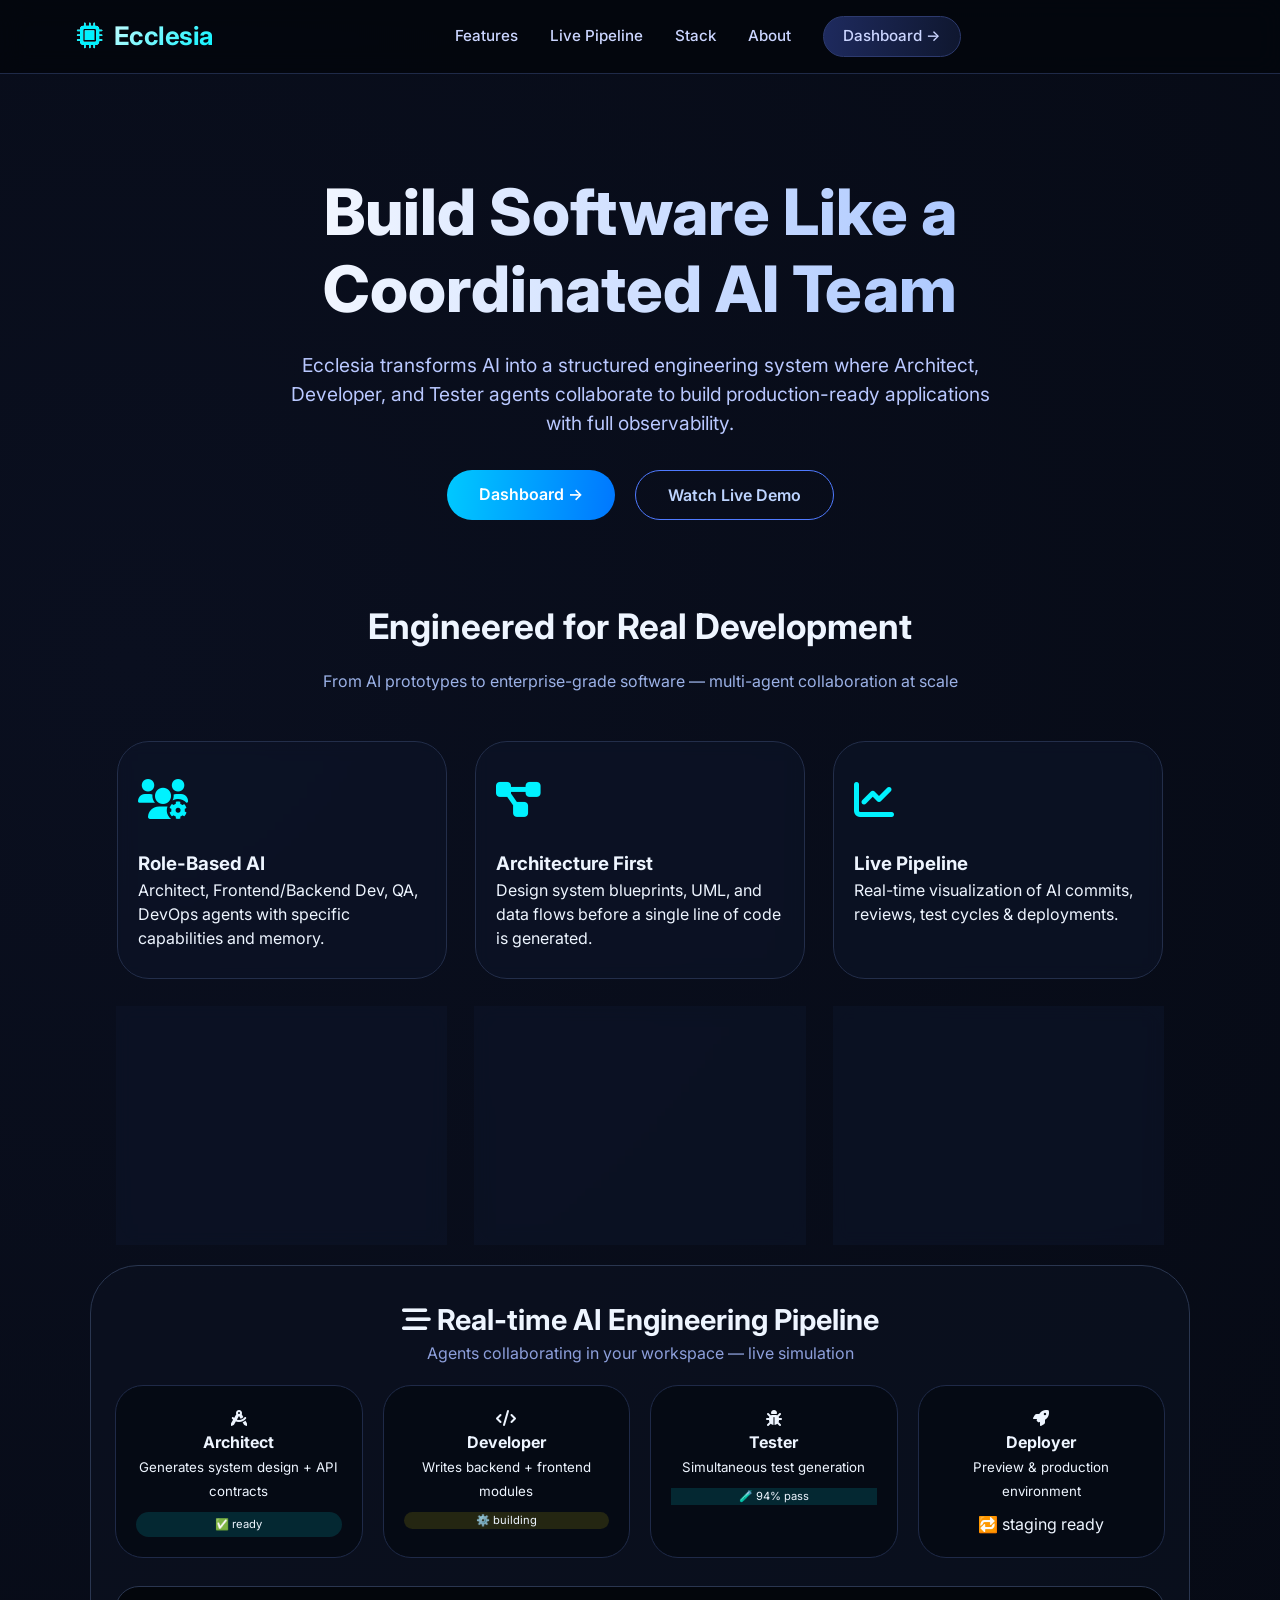
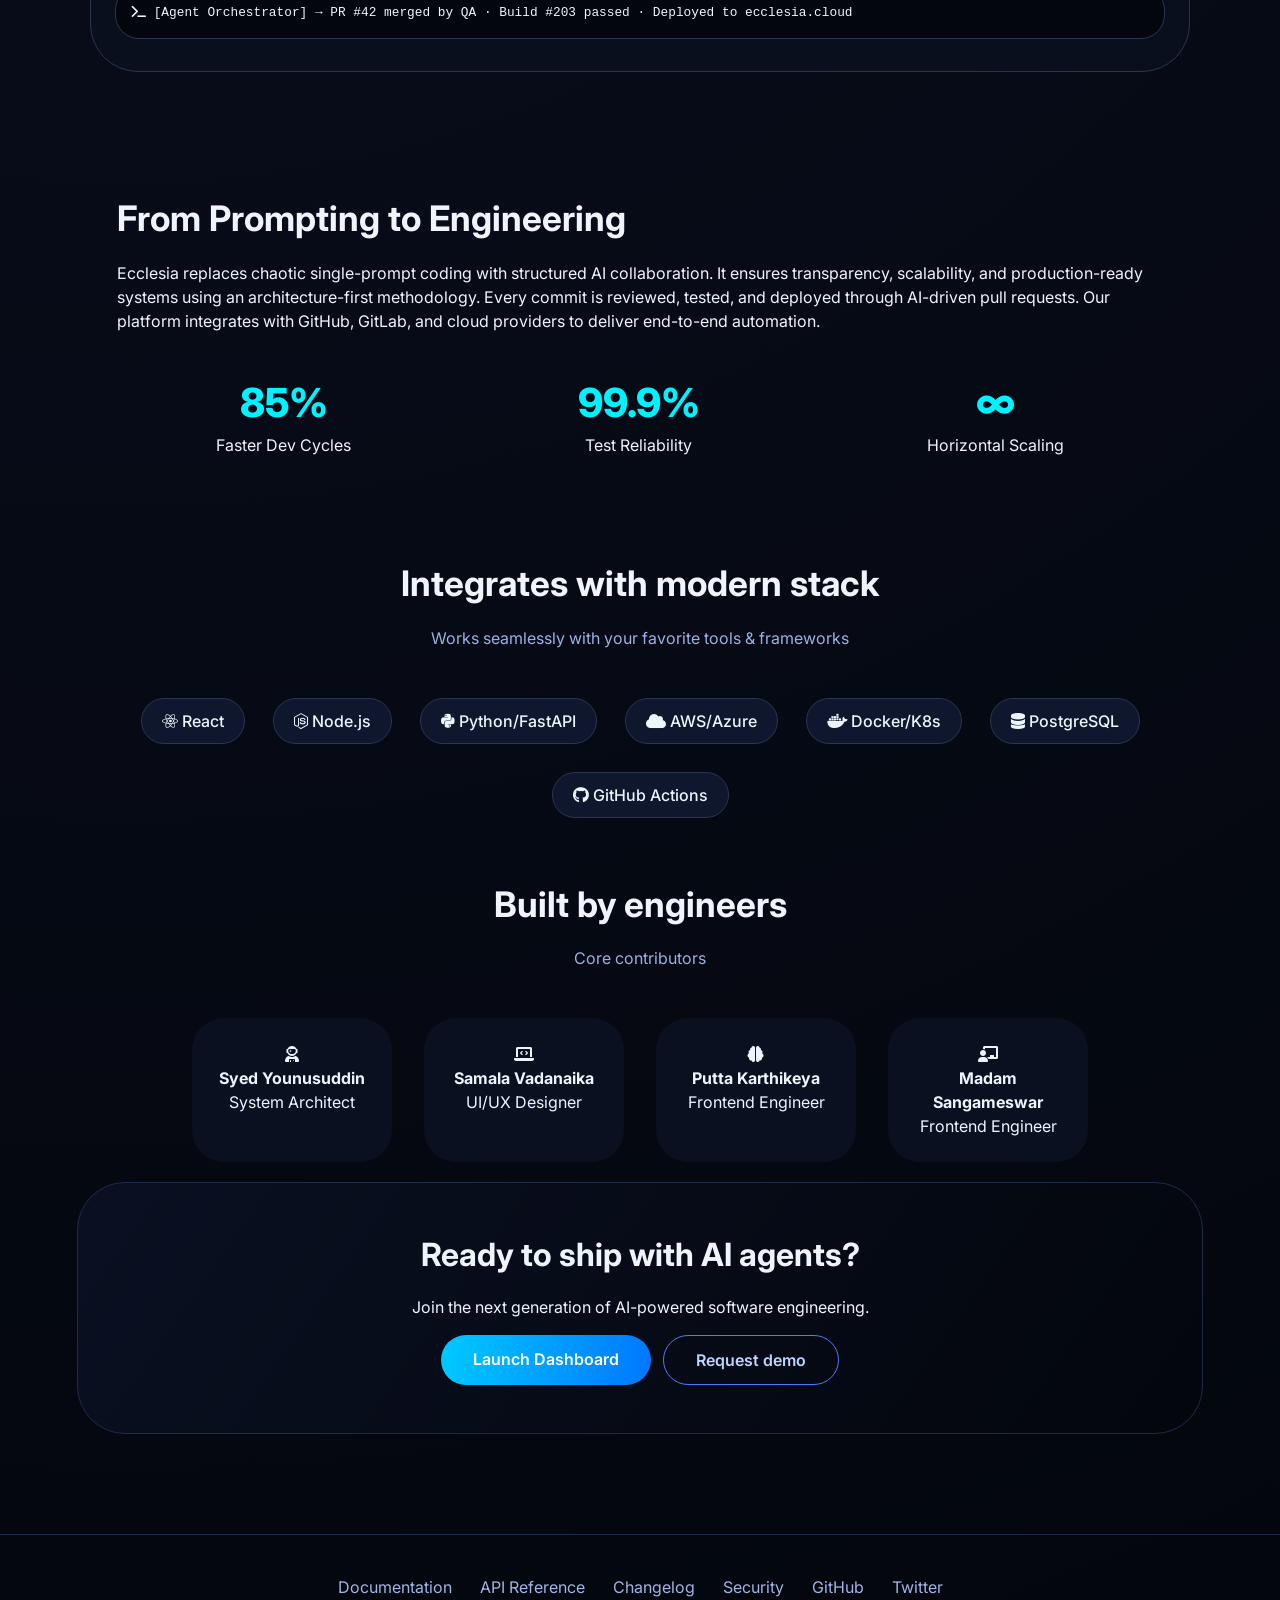
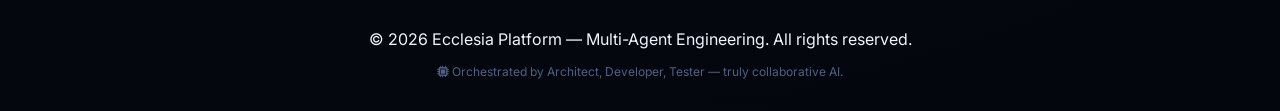
<file: index.html>
<!DOCTYPE html>
<html lang="en">

<head>
    <meta charset="UTF-8">
    <meta name="viewport" content="width=device-width, initial-scale=1.0, viewport-fit=cover">
    <title>Ecclesia | AI Engineering Platform — Multi-Agent Software Factory</title>
    <link href="https://fonts.googleapis.com/css2?family=Inter:opsz,wght@14..32,300;14..32,400;14..32,500;14..32,600;14..32,700;14..32,800&display=swap" rel="stylesheet">
    <link rel="stylesheet" href="https://cdnjs.cloudflare.com/ajax/libs/font-awesome/6.0.0/css/all.min.css">
    <style>
        * {
            margin: 0;
            padding: 0;
            box-sizing: border-box;
        }

        body {
            font-family: 'Inter', sans-serif;
            background: radial-gradient(circle at 10% 20%, #0a0f1f, #03060c);
            color: #eef5ff;
            line-height: 1.5;
            scroll-behavior: smooth;
        }

        /* Responsive Navbar Styles */
        .navbar {
            display: flex;
            justify-content: space-between;
            align-items: center;
            padding: 1rem 6%;
            background: rgba(3, 6, 12, 0.85);
            backdrop-filter: blur(12px);
            border-bottom: 1px solid #1f2a48;
            position: sticky;
            top: 0;
            z-index: 1000;
            flex-wrap: wrap;
        }

        .logo {
            font-size: 1.6rem;
            font-weight: 700;
            background: linear-gradient(135deg, #fff, #00F2FF);
            -webkit-background-clip: text;
            background-clip: text;
            color: transparent;
            letter-spacing: -0.02em;
        }

        .logo i {
            color: #00F2FF;
            background: none;
            -webkit-background-clip: unset;
            background-clip: unset;
            margin-right: 6px;
        }

        /* desktop nav links */
        .nav-links {
            display: flex;
            gap: 2rem;
            align-items: center;
            transition: all 0.3s ease;
        }

        .nav-links a {
            text-decoration: none;
            color: #cbd5ff;
            font-weight: 500;
            transition: 0.2s;
            font-size: 0.95rem;
        }

        .nav-links a:hover {
            color: #00F2FF;
        }

        .dashboard-btn {
            background: linear-gradient(95deg, #1e2a5e, #0f172f);
            padding: 0.5rem 1.2rem;
            border-radius: 40px;
            border: 1px solid #2d3a6e;
            font-weight: 600;
        }

        .dashboard-btn:hover {
            background: #00F2FF20;
            border-color: #00F2FF;
            color: #00F2FF !important;
        }

        /* hamburger icon (hidden on desktop) */
        .hamburger {
            display: none;
            font-size: 1.8rem;
            cursor: pointer;
            color: #eef5ff;
            transition: 0.2s;
        }

        /* mobile responsive breakpoint */
        @media (max-width: 768px) {
            .navbar {
                padding: 1rem 5%;
            }

            .hamburger {
                display: block;
                z-index: 1100;
            }

            .nav-links {
                position: fixed;
                top: 0;
                right: -100%;
                width: 70%;
                max-width: 280px;
                height: 100vh;
                background: rgba(5, 10, 22, 0.98);
                backdrop-filter: blur(20px);
                flex-direction: column;
                justify-content: center;
                gap: 2rem;
                padding: 2rem 1.5rem;
                transition: right 0.35s ease-in-out;
                box-shadow: -5px 0 25px rgba(0, 0, 0, 0.5);
                border-left: 1px solid #2a3650;
                z-index: 1050;
                align-items: flex-start;
            }

            .nav-links.active {
                right: 0;
            }

            .nav-links a {
                font-size: 1.2rem;
                width: 100%;
                padding: 0.5rem 0;
                border-bottom: 1px solid #1f2a48;
            }

            .dashboard-btn {
                display: inline-block;
                text-align: center;
                margin-top: 0.5rem;
            }

            /* body scroll lock when menu open */
            body.menu-open {
                overflow: hidden;
            }

            /* overlay background */
            .nav-overlay {
                position: fixed;
                top: 0;
                left: 0;
                width: 100%;
                height: 100%;
                background: rgba(0, 0, 0, 0.5);
                backdrop-filter: blur(4px);
                z-index: 1040;
                opacity: 0;
                visibility: hidden;
                transition: 0.2s;
            }

            .nav-overlay.active {
                opacity: 1;
                visibility: visible;
            }
        }

        /* Hero & rest of styling (preserved from original with improvements) */
        .hero {
            text-align: center;
            padding: 100px 6% 80px;
        }

        .hero-badge {
            display: inline-flex;
            align-items: center;
            gap: 8px;
            background: #00F2FF20;
            border: 1px solid #2a6b7c;
            padding: 6px 16px;
            border-radius: 40px;
            font-size: 0.85rem;
            margin-bottom: 28px;
            backdrop-filter: blur(4px);
        }

        h1 {
            font-size: clamp(2.5rem, 6vw, 4rem);
            font-weight: 800;
            background: linear-gradient(to right, #ffffff, #a0c0ff);
            -webkit-background-clip: text;
            background-clip: text;
            color: transparent;
            line-height: 1.2;
            max-width: 900px;
            margin: 0 auto 24px;
        }

        .hero p {
            font-size: 1.2rem;
            max-width: 700px;
            margin: 0 auto 32px;
            color: #b9c8ff;
        }

        .cta-group {
            display: flex;
            gap: 20px;
            justify-content: center;
            flex-wrap: wrap;
        }

        .cta-btn {
            background: linear-gradient(95deg, #00c9ff, #0077ff);
            padding: 12px 32px;
            border-radius: 40px;
            font-weight: 600;
            text-decoration: none;
            color: white;
            transition: 0.2s;
            display: inline-block;
            border: none;
            font-size: 1rem;
        }

        .cta-outline {
            background: transparent;
            border: 1px solid #4f7aff;
            color: #bdd4ff;
        }

        .cta-outline:hover {
            background: #0077ff20;
            border-color: #00F2FF;
        }

        .section-title {
            font-size: 2.2rem;
            text-align: center;
            margin-bottom: 16px;
        }

        .section-sub {
            text-align: center;
            color: #9bb1e6;
            margin-bottom: 48px;
        }

        .feature-grid {
            display: grid;
            grid-template-columns: repeat(auto-fit, minmax(280px, 1fr));
            gap: 28px;
            max-width: 1200px;
            margin: 0 auto;
            padding: 0 6%;
        }

        .feature-card {
            background: #0d1428aa;
            backdrop-filter: blur(8px);
            border: 1px solid #232e4a;
            border-radius: 32px;
            padding: 28px 20px;
            transition: 0.2s;
        }

        .feature-icon {
            font-size: 2.5rem;
            margin-bottom: 20px;
            color: #00F2FF;
        }

        .pipeline-demo {
            background: #0b1120aa;
            border-radius: 48px;
            padding: 32px 24px;
            border: 1px solid #2a3650;
            max-width: 1100px;
            margin: 0 auto;
        }

        .pipeline-steps {
            display: flex;
            justify-content: space-between;
            gap: 20px;
            flex-wrap: wrap;
        }

        .step {
            flex: 1;
            background: #050a14;
            border-radius: 28px;
            padding: 20px;
            text-align: center;
            border: 1px solid #1f2a48;
        }

        .about-grid {
            display: flex;
            gap: 40px;
            max-width: 1200px;
            margin: 0 auto;
            padding: 40px 6%;
            flex-wrap: wrap;
        }

        .stats {
            display: flex;
            gap: 28px;
            justify-content: space-around;
            flex-wrap: wrap;
        }

        .stat {
            text-align: center;
        }

        .stat-number {
            font-size: 2.5rem;
            font-weight: 800;
            color: #00F2FF;
        }

        .tech-stack {
            text-align: center;
            padding: 60px 6%;
        }

        .tech-icons {
            display: flex;
            flex-wrap: wrap;
            justify-content: center;
            gap: 28px;
            margin-top: 32px;
        }

        .tech-icons span {
            background: #0f172f;
            padding: 10px 20px;
            border-radius: 60px;
            font-size: 1rem;
            font-weight: 500;
            border: 1px solid #2a3650;
        }

        .team-grid {
            display: flex;
            flex-wrap: wrap;
            justify-content: center;
            gap: 32px;
            max-width: 1000px;
            margin: 0 auto;
        }

        .member {
            background: #0b1020;
            padding: 24px;
            border-radius: 32px;
            text-align: center;
            width: 200px;
        }

        footer {
            text-align: center;
            padding: 40px 6% 30px;
            border-top: 1px solid #1f2a48;
            margin-top: 40px;
        }

        .footer-links {
            display: flex;
            flex-wrap: wrap;
            justify-content: center;
            gap: 28px;
            margin-bottom: 28px;
        }

        .footer-links a {
            color: #a0b5e6;
            text-decoration: none;
        }

        @media (max-width: 680px) {
            .pipeline-steps {
                flex-direction: column;
            }
            .feature-grid {
                padding: 0 4%;
            }
            .hero {
                padding: 70px 5% 60px;
            }
        }
    </style>
</head>

<body>

    <nav class="navbar">
        <div class="logo"><i class="fas fa-microchip"></i> Ecclesia</div>
        <div class="hamburger" id="hamburgerIcon">
            <i class="fas fa-bars"></i>
        </div>
        <div class="nav-links" id="navLinks">
            <a href="#features">Features</a>
            <a href="#pipeline">Live Pipeline</a>
            <a href="#tech">Stack</a>
            <a href="#about">About</a>
            <a href="dashboard.html" class="dashboard-btn">Dashboard →</a>
        </div>
        <!-- overlay for mobile backdrop -->
        <div class="nav-overlay" id="navOverlay"></div>
    </nav>

    <section class="hero">
        <h1>Build Software Like a Coordinated AI Team</h1>
        <p>Ecclesia transforms AI into a structured engineering system where Architect, Developer, and Tester agents
            collaborate to build production-ready applications with full observability.</p>
        <div class="cta-group">
            <a href="dashboard.html" class="cta-btn">Dashboard →</a>
            <a href="#pipeline" class="cta-btn cta-outline">Watch Live Demo</a>
        </div>
    </section>

    <section class="features" id="features">
        <h2 class="section-title">Engineered for Real Development</h2>
        <p class="section-sub">From AI prototypes to enterprise-grade software — multi-agent collaboration at scale</p>
        <div class="feature-grid">
            <div class="feature-card">
                <div class="feature-icon"><i class="fas fa-users-gear"></i></div>
                <h3>Role-Based AI</h3>
                <p>Architect, Frontend/Backend Dev, QA, DevOps agents with specific capabilities and memory.</p>
            </div>
            <div class="feature-card">
                <div class="feature-icon"><i class="fas fa-diagram-project"></i></div>
                <h3>Architecture First</h3>
                <p>Design system blueprints, UML, and data flows before a single line of code is generated.</p>
            </div>
            <div class="feature-card">
                <div class="feature-icon"><i class="fas fa-chart-line"></i></div>
                <h3>Live Pipeline</h3>
                <p>Real-time visualization of AI commits, reviews, test cycles & deployments.</p>
            </div>
            <div class="feature-card">
                <div class="feature-icon"><i class="fas fa-cloud-arrow-up"></i></div>
                <h3>Scalable Systems</h3>
                <p>From micro frontends to event-driven backends — grow without technical debt.</p>
            </div>
            <div class="feature-card">
                <div class="feature-icon"><i class="fas fa-vial"></i></div>
                <h3>Testing Layer</h3>
                <p>Autonomous QA agent writes unit, integration & e2e tests. Coverage > 85%.</p>
            </div>
            <div class="feature-card">
                <div class="feature-icon"><i class="fas fa-eye"></i></div>
                <h3>Full Control</h3>
                <p>Human-in-the-loop reviews, rollback any agent decision, audit logs.</p>
            </div>
        </div>
    </section>

    <!-- LIVE PIPELINE DEMO SECTION -->
    <section id="pipeline" style="padding: 20px 6% 80px 6%;">
        <div class="pipeline-demo">
            <h3 style="font-size: 1.8rem; text-align: center;"><i class="fas fa-stream"></i> Real-time AI Engineering Pipeline</h3>
            <p style="text-align: center; color: #8d9fdb; margin-bottom: 20px;">Agents collaborating in your workspace — live simulation</p>
            <div class="pipeline-steps">
                <div class="step">
                    <i class="fas fa-drafting-compass"></i>
                    <h4>Architect</h4>
                    <small>Generates system design + API contracts</small>
                    <div style="margin-top: 10px; font-size: 0.7rem; background: #00F2FF20; border-radius: 20px; padding: 4px;">✅ ready</div>
                </div>
                <div class="step">
                    <i class="fas fa-code"></i>
                    <h4>Developer</h4>
                    <small>Writes backend + frontend modules</small>
                    <div style="margin-top: 10px; font-size: 0.7rem; background: #ffe10020; border-radius: 20px;">⚙️ building</div>
                </div>
                <div class="step">
                    <i class="fas fa-bug"></i>
                    <h4>Tester</h4>
                    <small>Simultaneous test generation</small>
                    <div style="margin-top: 10px; font-size: 0.7rem; background: #00F2FF20;">🧪 94% pass</div>
                </div>
                <div class="step">
                    <i class="fas fa-rocket"></i>
                    <h4>Deployer</h4>
                    <small>Preview & production environment</small>
                    <div style="margin-top: 10px;">🔁 staging ready</div>
                </div>
            </div>
            <div style="background: #03060c; border-radius: 24px; margin-top: 28px; padding: 16px; font-family: monospace; font-size: 0.8rem; border: 1px solid #2a3650;">
                <i class="fas fa-terminal"></i> [Agent Orchestrator] → PR #42 merged by QA · Build #203 passed · Deployed to ecclesia.cloud
            </div>
        </div>
    </section>

    <!-- about & stats expanded -->
    <section class="about" id="about">
        <div class="about-grid">
            <div class="about-text">
                <h2 class="section-title" style="text-align: left;">From Prompting to Engineering</h2>
                <p>Ecclesia replaces chaotic single-prompt coding with structured AI collaboration. It ensures transparency,
                    scalability, and production-ready systems using an architecture-first methodology. Every commit is reviewed,
                    tested, and deployed through AI-driven pull requests. Our platform integrates with GitHub, GitLab, and cloud
                    providers to deliver end-to-end automation.</p>
            </div>
            <div class="stats" style="flex:1; min-width: 240px;">
                <div class="stat">
                    <div class="stat-number">85%</div>
                    <div>Faster Dev Cycles</div>
                </div>
                <div class="stat">
                    <div class="stat-number">99.9%</div>
                    <div>Test Reliability</div>
                </div>
                <div class="stat">
                    <div class="stat-number">∞</div>
                    <div>Horizontal Scaling</div>
                </div>
            </div>
        </div>
    </section>

    <!-- Tech Stack Integration -->
    <section class="tech-stack" id="tech">
        <h2 class="section-title">Integrates with modern stack</h2>
        <p class="section-sub">Works seamlessly with your favorite tools & frameworks</p>
        <div class="tech-icons">
            <span><i class="fab fa-react"></i> React</span>
            <span><i class="fab fa-node-js"></i> Node.js</span>
            <span><i class="fab fa-python"></i> Python/FastAPI</span>
            <span><i class="fas fa-cloud"></i> AWS/Azure</span>
            <span><i class="fab fa-docker"></i> Docker/K8s</span>
            <span><i class="fas fa-database"></i> PostgreSQL</span>
            <span><i class="fab fa-github"></i> GitHub Actions</span>
        </div>
    </section>

    <!-- Team / Advisors (adds credibility) -->
    <section class="team">
        <h2 class="section-title">Built by engineers</h2>
        <p class="section-sub">Core contributors </p>
        <div class="team-grid">
            <div class="member">
                <i class="fas fa-user-astronaut"></i>
                <h4>Syed Younusuddin</h4>
                <p>System Architect</p>
            </div>
            <div class="member">
                <i class="fas fa-laptop-code"></i>
                <h4>Samala Vadanaika</h4>
                <p>UI/UX Designer</p>
            </div>
            <div class="member">
                <i class="fas fa-brain"></i>
                <h4>Putta Karthikeya</h4>
                <p>Frontend Engineer</p>
            </div>
            <div class="member">
                <i class="fas fa-chalkboard-user"></i>
                <h4>Madam Sangameswar</h4>
                <p>Frontend Engineer</p>
            </div>
        </div>
    </section>

    <!-- CTA Newsletter / final engagement -->
    <div style="text-align: center; padding: 20px 6% 60px;">
        <div style="background: linear-gradient(125deg, #0a1022, #03060c); border-radius: 48px; padding: 48px 24px; border: 1px solid #1f2a48;">
            <h2 style="font-size: 2rem;">Ready to ship with AI agents?</h2>
            <p style="margin: 16px auto; max-width: 500px;">Join the next generation of AI-powered software engineering.</p>
            <div style="display: flex; gap: 12px; justify-content: center; flex-wrap: wrap;">
                <a href="dashboard.html" class="cta-btn">Launch Dashboard</a>
                <a href="#" class="cta-outline cta-btn" style="background: transparent;">Request demo</a>
            </div>
        </div>
    </div>

    <footer>
        <div class="footer-links">
            <a href="#">Documentation</a>
            <a href="#">API Reference</a>
            <a href="#">Changelog</a>
            <a href="#">Security</a>
            <a href="#">GitHub</a>
            <a href="#">Twitter</a>
        </div>
        <p>© 2026 Ecclesia Platform — Multi-Agent Engineering. All rights reserved.</p>
        <p style="margin-top: 12px; font-size: 0.75rem; color: #4f6085;"><i class="fas fa-microchip"></i> Orchestrated by Architect, Developer, Tester — truly collaborative AI.</p>
    </footer>

    <!-- Responsive Navbar + smooth toggle logic & pipeline micro-interaction -->
    <script>
        (function() {
            const hamburger = document.getElementById('hamburgerIcon');
            const navLinks = document.getElementById('navLinks');
            const overlay = document.getElementById('navOverlay');
            const body = document.body;

            // Helper to close menu
            function closeMenu() {
                if (navLinks && navLinks.classList.contains('active')) {
                    navLinks.classList.remove('active');
                    if (overlay) overlay.classList.remove('active');
                    body.classList.remove('menu-open');
                    // reset hamburger icon
                    if (hamburger) {
                        hamburger.innerHTML = '<i class="fas fa-bars"></i>';
                    }
                }
            }

            function openMenu() {
                if (navLinks) {
                    navLinks.classList.add('active');
                    if (overlay) overlay.classList.add('active');
                    body.classList.add('menu-open');
                    if (hamburger) {
                        hamburger.innerHTML = '<i class="fas fa-times"></i>';
                    }
                }
            }

            function toggleMenu() {
                if (navLinks && navLinks.classList.contains('active')) {
                    closeMenu();
                } else {
                    openMenu();
                }
            }

            if (hamburger) {
                hamburger.addEventListener('click', (e) => {
                    e.stopPropagation();
                    toggleMenu();
                });
            }

            // Close menu when clicking on overlay
            if (overlay) {
                overlay.addEventListener('click', closeMenu);
            }

            // Close menu when clicking on any nav link (for better mobile UX)
            if (navLinks) {
                const allLinks = navLinks.querySelectorAll('a');
                allLinks.forEach(link => {
                    link.addEventListener('click', (e) => {
                        // Only close if it's a normal navigation (not dashboard? it's fine)
                        // prevent default only if needed, but we want to close menu smoothly
                        if (window.innerWidth <= 768) {
                            // small delay to allow navigation but still close
                            setTimeout(() => {
                                closeMenu();
                            }, 100);
                        }
                    });
                });
            }

            // On window resize, if desktop view and menu is open, close it to avoid sticky state
            window.addEventListener('resize', function() {
                if (window.innerWidth > 768) {
                    if (navLinks && navLinks.classList.contains('active')) {
                        closeMenu();
                    }
                } else {
                    // ensure if overlay is out of sync
                    if (!navLinks || !navLinks.classList.contains('active')) {
                        if (overlay) overlay.classList.remove('active');
                        body.classList.remove('menu-open');
                    }
                }
            });

            // additional safety: close menu if click outside via overlay handled, but also escape key
            document.addEventListener('keydown', (e) => {
                if (e.key === 'Escape' && navLinks && navLinks.classList.contains('active')) {
                    closeMenu();
                }
            });
        })();

        // small live animation for pipeline steps (just visual spice)
        const stepDivs = document.querySelectorAll('.step');
        if (stepDivs.length) {
            let idx = 0;
            setInterval(() => {
                stepDivs.forEach((step, i) => {
                    if (i === idx) {
                        step.style.border = '1px solid #00F2FF';
                        step.style.boxShadow = '0 0 10px #00F2FF20';
                    } else {
                        step.style.border = '1px solid #1f2a48';
                        step.style.boxShadow = 'none';
                    }
                });
                idx = (idx + 1) % stepDivs.length;
            }, 2200);
        }
    </script>
</body>

</html>
</file>
